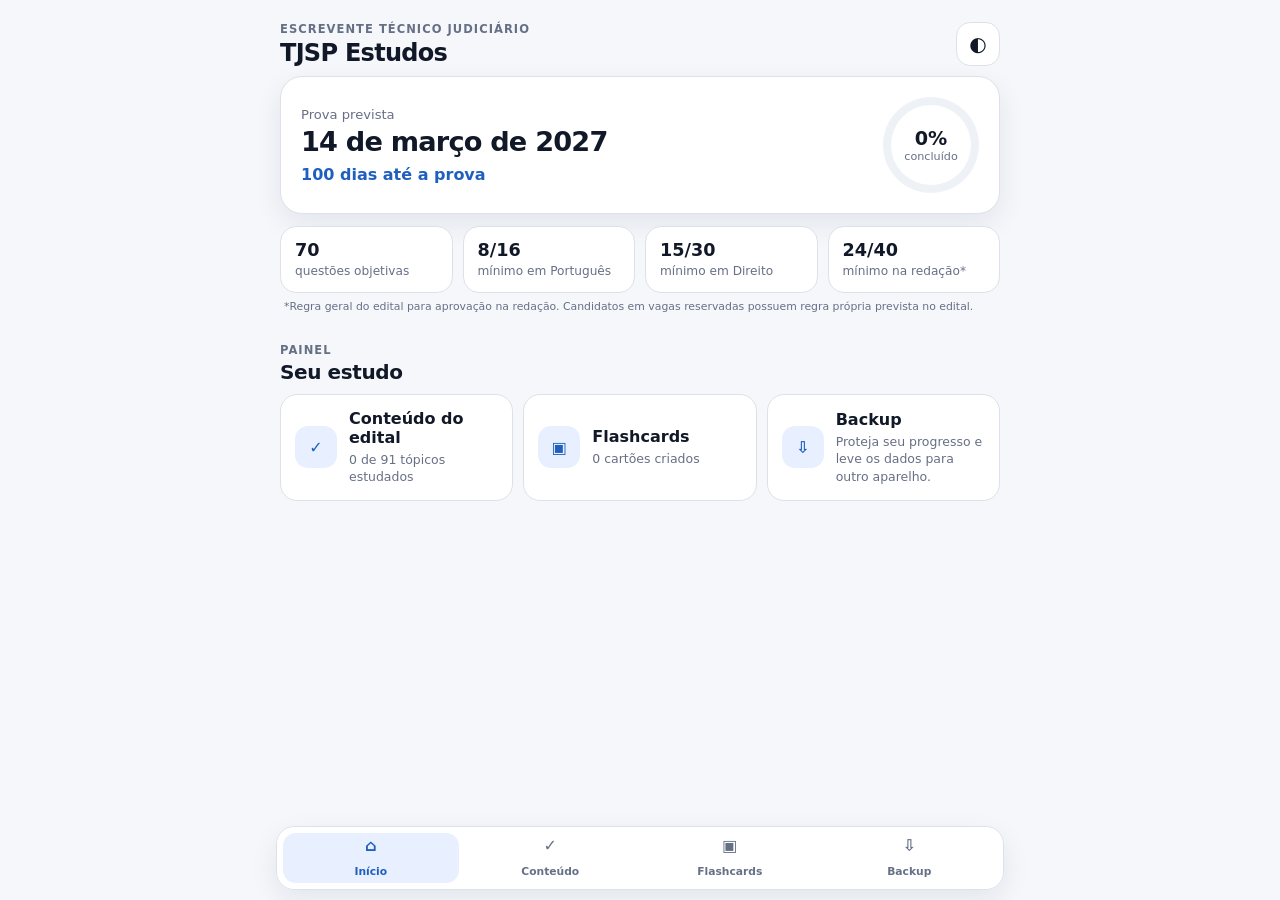
<file: index.html>
<!doctype html>
<html lang="pt-BR">
<head>
  <meta charset="utf-8" />
  <meta name="viewport" content="width=device-width, initial-scale=1, viewport-fit=cover" />
  <meta name="theme-color" content="#111827" />
  <meta name="description" content="Controle de estudos para o concurso TJSP - Escrevente Técnico Judiciário 2027." />
  <link rel="manifest" href="manifest.json" />
  <link rel="icon" href="icons/icon-192.png" />
  <link rel="apple-touch-icon" href="icons/icon-192.png" />
  <link rel="stylesheet" href="styles.css" />
  <title>TJSP Estudos</title>
</head>
<body data-page="home">
  <div class="app-shell">
    <header class="topbar">
      <div>
        <p class="eyebrow">ESCREVENTE TÉCNICO JUDICIÁRIO</p>
        <h1>TJSP Estudos</h1>
      </div>
      <button id="themeBtn" class="icon-btn" type="button" aria-label="Alternar tema" title="Alternar tema">◐</button>
    </header>
    <main>
      <section class="hero" aria-labelledby="heroTitle">
        <div class="hero-copy">
          <p id="heroTitle" class="hero-label">Prova prevista</p>
          <strong class="exam-date">14 de março de 2027</strong>
          <p id="countdown" class="countdown" aria-live="polite"></p>
        </div>
        <div class="progress-ring" id="progressRing" aria-label="Progresso geral">
          <div><strong id="overallPct">0%</strong><span>concluído</span></div>
        </div>
      </section>

      <section class="stats" aria-label="Resumo do concurso">
        <article><strong>70</strong><span>questões objetivas</span></article>
        <article><strong>8/16</strong><span>mínimo em Português</span></article>
        <article><strong>15/30</strong><span>mínimo em Direito</span></article>
        <article><strong>24/40</strong><span>mínimo na redação*</span></article>
      </section>
      <p class="fine-print">*Regra geral do edital para aprovação na redação. Candidatos em vagas reservadas possuem regra própria prevista no edital.</p>

      <section class="home-section">
        <div class="section-heading">
          <div><p class="eyebrow">PAINEL</p><h2>Seu estudo</h2></div>
        </div>
        <div class="home-grid">
          <a class="home-action-card" href="conteudo.html">
            <span class="home-action-icon">✓</span>
            <div><strong>Conteúdo do edital</strong><p id="homeTopicProgress">0 de 0 tópicos estudados</p></div>
            <span class="home-arrow">›</span>
          </a>
          <a class="home-action-card" href="flashcards.html">
            <span class="home-action-icon">▣</span>
            <div><strong>Flashcards</strong><p id="homeFlashcardCount">0 cartões criados</p></div>
            <span class="home-arrow">›</span>
          </a>
          <a class="home-action-card" href="backup.html">
            <span class="home-action-icon">⇩</span>
            <div><strong>Backup</strong><p>Proteja seu progresso e leve os dados para outro aparelho.</p></div>
            <span class="home-arrow">›</span>
          </a>
        </div>
      </section>
    </main>
<nav class="bottom-nav" aria-label="Navegação principal">
      <a href="index.html" class="nav-item active" aria-current="page"><span>⌂</span>Início</a>
      <a href="conteudo.html" class="nav-item"><span>✓</span>Conteúdo</a>
      <a href="flashcards.html" class="nav-item"><span>▣</span>Flashcards</a>
      <a href="backup.html" class="nav-item"><span>⇩</span>Backup</a>
    </nav>
  </div>
  <script src="app.js" defer></script>
</body>
</html>
</file>
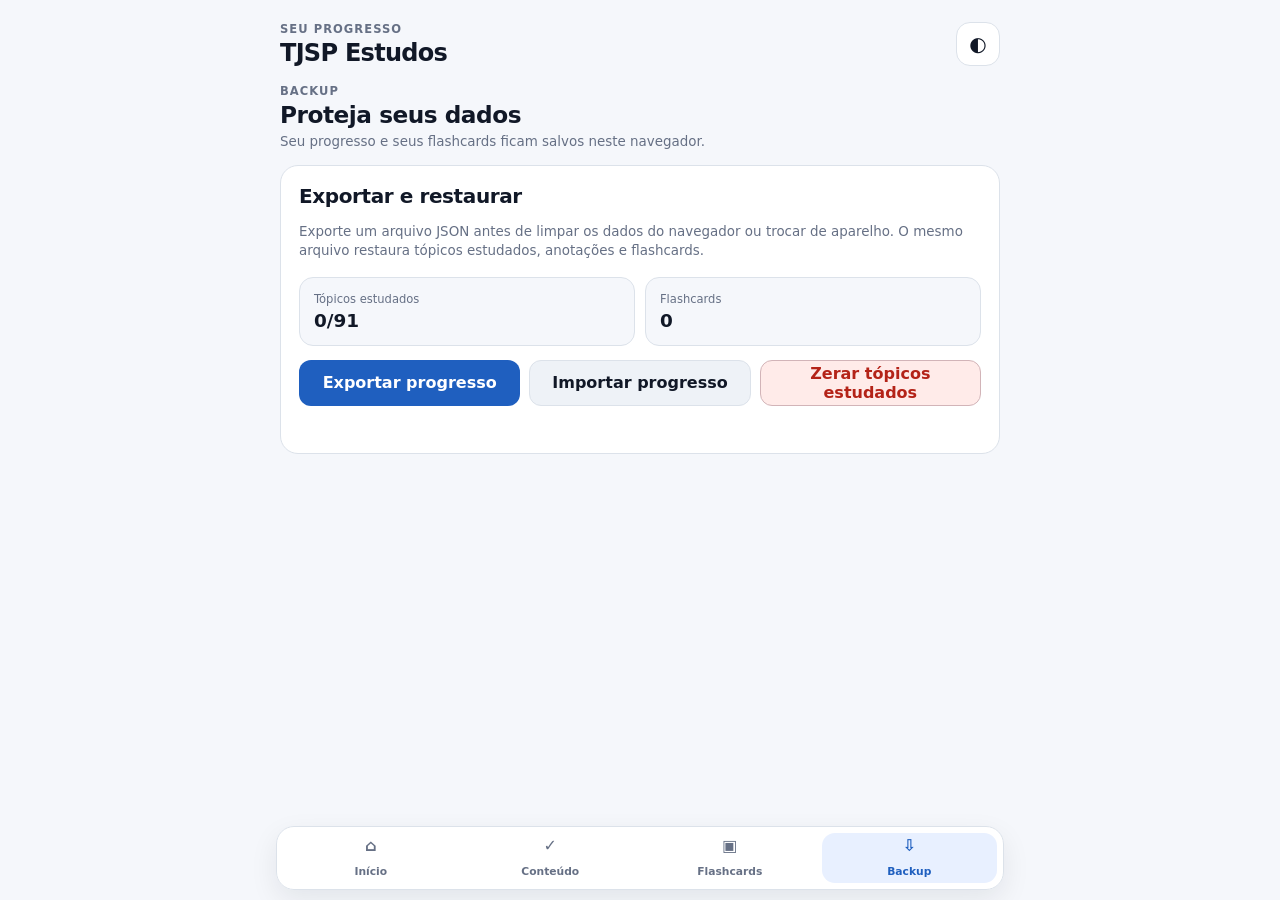
<file: backup.html>
<!doctype html>
<html lang="pt-BR">
<head>
  <meta charset="utf-8" />
  <meta name="viewport" content="width=device-width, initial-scale=1, viewport-fit=cover" />
  <meta name="theme-color" content="#111827" />
  <meta name="description" content="Controle de estudos para o concurso TJSP - Escrevente Técnico Judiciário 2027." />
  <link rel="manifest" href="manifest.json" />
  <link rel="icon" href="icons/icon-192.png" />
  <link rel="apple-touch-icon" href="icons/icon-192.png" />
  <link rel="stylesheet" href="styles.css" />
  <title>Backup — TJSP Estudos</title>
</head>
<body data-page="backup">
  <div class="app-shell">
    <header class="topbar">
      <div>
        <p class="eyebrow">SEU PROGRESSO</p>
        <h1>TJSP Estudos</h1>
      </div>
      <button id="themeBtn" class="icon-btn" type="button" aria-label="Alternar tema" title="Alternar tema">◐</button>
    </header>
    <main>
      <section class="page-intro">
        <div><p class="eyebrow">BACKUP</p><h2>Proteja seus dados</h2><p>Seu progresso e seus flashcards ficam salvos neste navegador.</p></div>
      </section>

      <section class="backup-panel backup-panel-page" aria-labelledby="backupTitle">
        <div>
          <h2 id="backupTitle">Exportar e restaurar</h2>
          <p>Exporte um arquivo JSON antes de limpar os dados do navegador ou trocar de aparelho. O mesmo arquivo restaura tópicos estudados, anotações e flashcards.</p>
        </div>
        <div class="backup-summary">
          <article><span>Tópicos estudados</span><strong id="backupTopicCount">0/0</strong></article>
          <article><span>Flashcards</span><strong id="backupFlashcardCount">0</strong></article>
        </div>
        <div class="backup-actions">
          <button id="exportBtn" class="btn primary" type="button">Exportar progresso</button>
          <label class="btn secondary file-btn">Importar progresso<input id="importInput" type="file" accept="application/json,.json" /></label>
          <button id="resetBtn" class="btn danger" type="button">Zerar tópicos estudados</button>
        </div>
        <p id="statusMessage" class="status-message" aria-live="polite"></p>
      </section>
    </main>
<nav class="bottom-nav" aria-label="Navegação principal">
      <a href="index.html" class="nav-item"><span>⌂</span>Início</a>
      <a href="conteudo.html" class="nav-item"><span>✓</span>Conteúdo</a>
      <a href="flashcards.html" class="nav-item"><span>▣</span>Flashcards</a>
      <a href="backup.html" class="nav-item active" aria-current="page"><span>⇩</span>Backup</a>
    </nav>
  </div>
  <script src="app.js" defer></script>
</body>
</html>
</file>
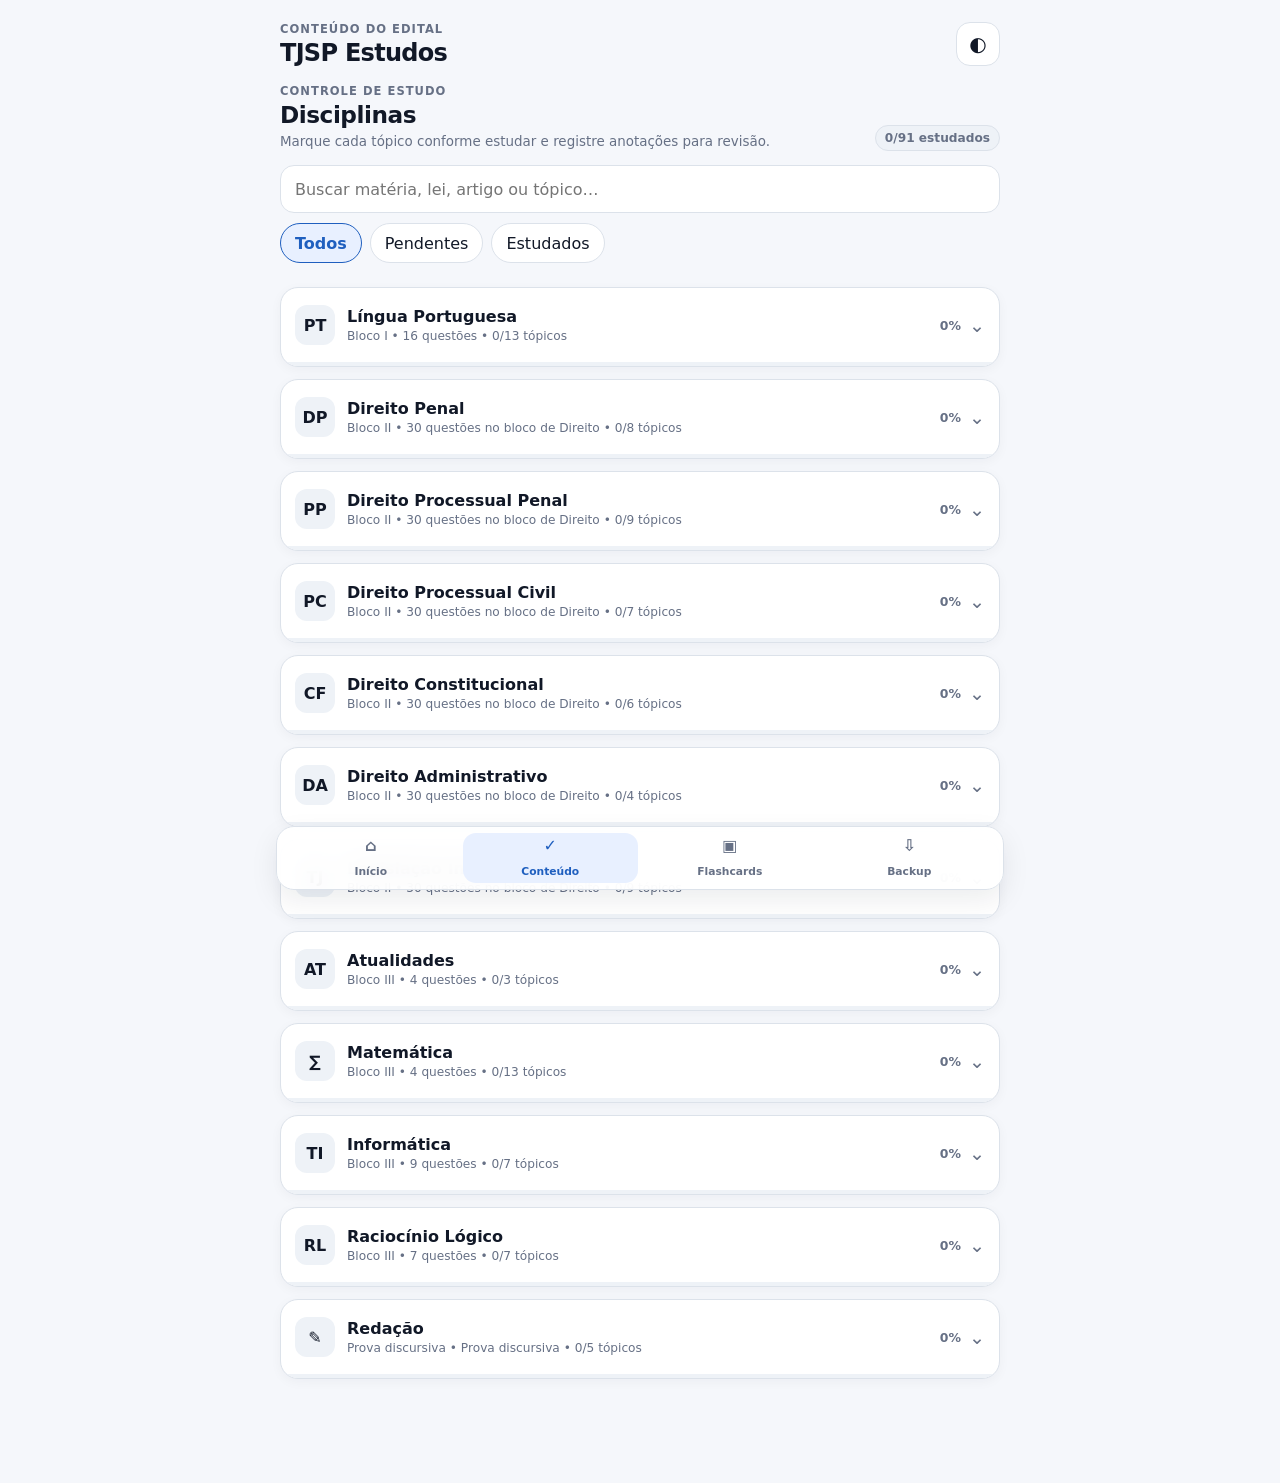
<file: conteudo.html>
<!doctype html>
<html lang="pt-BR">
<head>
  <meta charset="utf-8" />
  <meta name="viewport" content="width=device-width, initial-scale=1, viewport-fit=cover" />
  <meta name="theme-color" content="#111827" />
  <meta name="description" content="Controle de estudos para o concurso TJSP - Escrevente Técnico Judiciário 2027." />
  <link rel="manifest" href="manifest.json" />
  <link rel="icon" href="icons/icon-192.png" />
  <link rel="apple-touch-icon" href="icons/icon-192.png" />
  <link rel="stylesheet" href="styles.css" />
  <title>Conteúdo — TJSP Estudos</title>
</head>
<body data-page="content">
  <div class="app-shell">
    <header class="topbar">
      <div>
        <p class="eyebrow">CONTEÚDO DO EDITAL</p>
        <h1>TJSP Estudos</h1>
      </div>
      <button id="themeBtn" class="icon-btn" type="button" aria-label="Alternar tema" title="Alternar tema">◐</button>
    </header>
    <main>
      <section class="page-intro">
        <div><p class="eyebrow">CONTROLE DE ESTUDO</p><h2>Disciplinas</h2><p>Marque cada tópico conforme estudar e registre anotações para revisão.</p></div>
        <span id="topicCounter" class="counter-badge">0/0</span>
      </section>

      <section class="controls" aria-label="Controles de estudo">
        <label class="search-wrap">
          <span class="sr-only">Buscar conteúdo</span>
          <input id="searchInput" type="search" placeholder="Buscar matéria, lei, artigo ou tópico…" autocomplete="off" />
        </label>
        <div class="filter-row" role="group" aria-label="Filtrar tópicos">
          <button class="filter active" type="button" data-filter="all">Todos</button>
          <button class="filter" type="button" data-filter="pending">Pendentes</button>
          <button class="filter" type="button" data-filter="done">Estudados</button>
        </div>
      </section>

      <div id="subjectList" class="subject-list"></div>
    </main>
<nav class="bottom-nav" aria-label="Navegação principal">
      <a href="index.html" class="nav-item"><span>⌂</span>Início</a>
      <a href="conteudo.html" class="nav-item active" aria-current="page"><span>✓</span>Conteúdo</a>
      <a href="flashcards.html" class="nav-item"><span>▣</span>Flashcards</a>
      <a href="backup.html" class="nav-item"><span>⇩</span>Backup</a>
    </nav>
  </div>

  <template id="subjectTemplate">
    <article class="subject-card">
      <button class="subject-header" type="button" aria-expanded="false">
        <div class="subject-title-wrap"><div class="subject-icon" aria-hidden="true"></div><div><h3></h3><p class="subject-meta"></p></div></div>
        <div class="subject-progress-wrap"><strong class="subject-pct"></strong><span class="chevron">⌄</span></div>
      </button>
      <div class="progress-track" aria-hidden="true"><span></span></div>
      <div class="subject-body" hidden><div class="topic-list"></div></div>
    </article>
  </template>

  <template id="topicTemplate">
    <div class="topic-item">
      <label class="topic-check"><input type="checkbox" /><span class="custom-check" aria-hidden="true"></span><span class="topic-text"></span></label>
      <button class="note-toggle" type="button" aria-label="Adicionar ou editar anotação" title="Anotação">✎</button>
      <div class="note-box" hidden><label><span>Anotação pessoal</span><textarea rows="3" placeholder="Ex.: revisar questões da VUNESP, ponto de dificuldade, página da apostila…"></textarea></label></div>
    </div>
  </template>
  <script src="app.js" defer></script>
</body>
</html>
</file>
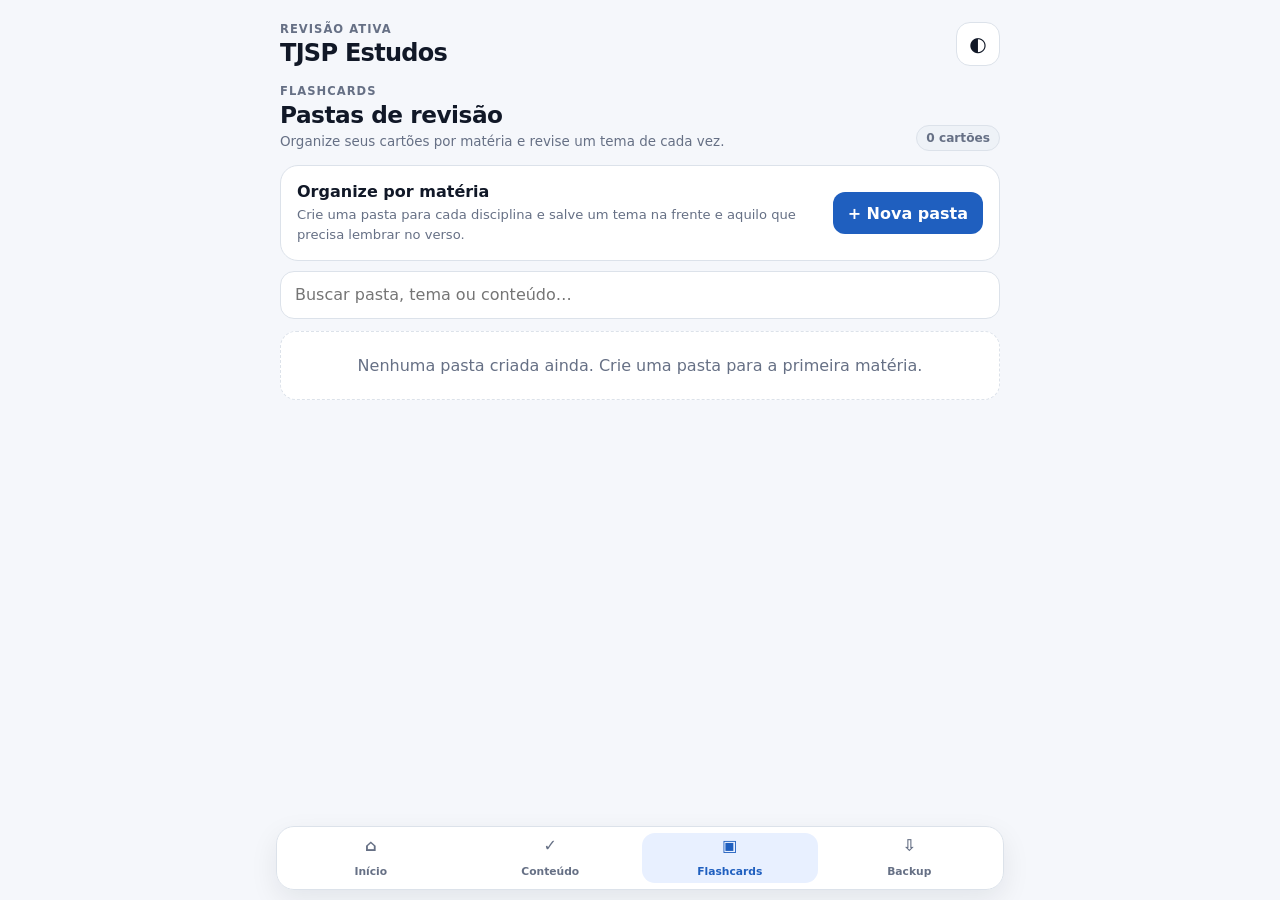
<file: flashcards.html>
<!doctype html>
<html lang="pt-BR">
<head>
  <meta charset="utf-8" />
  <meta name="viewport" content="width=device-width, initial-scale=1, viewport-fit=cover" />
  <meta name="theme-color" content="#111827" />
  <meta name="description" content="Controle de estudos para o concurso TJSP - Escrevente Técnico Judiciário 2027." />
  <link rel="manifest" href="manifest.json" />
  <link rel="icon" href="icons/icon-192.png" />
  <link rel="apple-touch-icon" href="icons/icon-192.png" />
  <link rel="stylesheet" href="styles.css" />
  <title>Flashcards — TJSP Estudos</title>
</head>
<body data-page="flashcards">
  <div class="app-shell">
    <header class="topbar">
      <div>
        <p class="eyebrow">REVISÃO ATIVA</p>
        <h1>TJSP Estudos</h1>
      </div>
      <button id="themeBtn" class="icon-btn" type="button" aria-label="Alternar tema" title="Alternar tema">◐</button>
    </header>
    <main>
      <section class="page-intro">
        <div><p class="eyebrow">FLASHCARDS</p><h2>Pastas de revisão</h2><p>Organize seus cartões por matéria e revise um tema de cada vez.</p></div>
        <span id="flashcardCounter" class="counter-badge">0 cartões</span>
      </section>

      <div class="flashcards-intro">
        <div><strong>Organize por matéria</strong><p>Crie uma pasta para cada disciplina e salve um tema na frente e aquilo que precisa lembrar no verso.</p></div>
        <button id="newFolderBtn" class="btn primary compact" type="button">+ Nova pasta</button>
      </div>

      <form id="folderForm" class="inline-form" hidden>
        <label><span>Matéria da pasta</span><input id="folderNameInput" type="text" maxlength="80" placeholder="Ex.: Direito Penal" required /></label>
        <div class="inline-form-actions"><button class="btn primary" type="submit">Criar pasta</button><button id="cancelFolderBtn" class="btn secondary" type="button">Cancelar</button></div>
      </form>

      <label class="search-wrap flashcard-search"><span class="sr-only">Buscar flashcards</span><input id="flashcardSearch" type="search" placeholder="Buscar pasta, tema ou conteúdo…" autocomplete="off" /></label>
      <div id="flashcardFolderList" class="flashcard-folder-list"></div>
    </main>
<nav class="bottom-nav" aria-label="Navegação principal">
      <a href="index.html" class="nav-item"><span>⌂</span>Início</a>
      <a href="conteudo.html" class="nav-item"><span>✓</span>Conteúdo</a>
      <a href="flashcards.html" class="nav-item active" aria-current="page"><span>▣</span>Flashcards</a>
      <a href="backup.html" class="nav-item"><span>⇩</span>Backup</a>
    </nav>
  </div>

  <div id="reviewOverlay" class="review-overlay" hidden role="dialog" aria-modal="true" aria-labelledby="reviewFolderName">
    <div id="reviewPanel" class="review-panel review-panel-full" aria-live="polite">
      <div class="review-topline">
        <div><p class="eyebrow">MODO REVISÃO</p><h2 id="reviewFolderName"></h2></div>
        <button id="closeReviewBtn" class="review-close" type="button" aria-label="Fechar revisão">×</button>
      </div>
      <div class="review-progress-line"><p id="reviewPosition" class="review-position"></p><span>Toque no cartão para revelar</span></div>
      <div class="review-card-area">
        <button id="reviewCard" class="study-card study-card-full" type="button" aria-label="Virar flashcard">
          <span id="reviewSideLabel" class="study-card-label">TEMA</span>
          <strong id="reviewCardText"></strong>
          <small>Toque para virar</small>
        </button>
      </div>
      <div class="review-actions review-actions-full">
        <button id="prevReviewBtn" class="btn secondary" type="button">← Anterior</button>
        <button id="shuffleReviewBtn" class="btn secondary" type="button">Embaralhar</button>
        <button id="nextReviewBtn" class="btn primary" type="button">Próximo →</button>
      </div>
    </div>
  </div>

  <script src="app.js" defer></script>
</body>
</html>
</file>
<file: styles.css>
:root {
  --bg: #f5f7fb;
  --surface: #ffffff;
  --surface-2: #eef2f7;
  --text: #111827;
  --muted: #667085;
  --border: #dce2ea;
  --accent: #1f5fbf;
  --accent-soft: #e8f0ff;
  --success: #18794e;
  --success-soft: #e8f6ef;
  --danger: #b42318;
  --danger-soft: #ffebe9;
  --shadow: 0 10px 28px rgba(15, 23, 42, .08);
}

[data-theme="dark"] {
  --bg: #0f172a;
  --surface: #172033;
  --surface-2: #202b41;
  --text: #f8fafc;
  --muted: #aab6c8;
  --border: #33415b;
  --accent: #7db2ff;
  --accent-soft: #1d3558;
  --success: #64d6a3;
  --success-soft: #173b31;
  --danger: #ff8b82;
  --danger-soft: #4c2525;
  --shadow: 0 14px 36px rgba(0, 0, 0, .25);
}

* { box-sizing: border-box; }
html { scroll-behavior: smooth; }
body {
  margin: 0;
  background: var(--bg);
  color: var(--text);
  font-family: Inter, ui-sans-serif, system-ui, -apple-system, BlinkMacSystemFont, "Segoe UI", sans-serif;
  -webkit-font-smoothing: antialiased;
}
button, input, textarea { font: inherit; }
button { color: inherit; }

.app-shell { width: min(100%, 760px); margin: 0 auto; padding: 0 16px 104px; }
.topbar {
  min-height: 76px;
  display: flex;
  align-items: center;
  justify-content: space-between;
  gap: 16px;
  padding-top: max(12px, env(safe-area-inset-top));
}
.eyebrow { margin: 0 0 3px; color: var(--muted); font-size: .72rem; font-weight: 800; letter-spacing: .09em; }
h1, h2, h3, p { overflow-wrap: anywhere; }
h1 { margin: 0; font-size: 1.5rem; letter-spacing: -.03em; }
h2 { margin: 0; font-size: 1.25rem; letter-spacing: -.02em; }
h3 { margin: 0; font-size: 1rem; }
.icon-btn {
  width: 44px; height: 44px; border-radius: 14px; border: 1px solid var(--border);
  background: var(--surface); cursor: pointer; font-size: 1.25rem;
}

.hero {
  display: grid;
  grid-template-columns: 1fr auto;
  align-items: center;
  gap: 20px;
  background: var(--surface);
  border: 1px solid var(--border);
  border-radius: 22px;
  padding: 20px;
  box-shadow: var(--shadow);
}
.hero-label { margin: 0 0 4px; color: var(--muted); font-size: .82rem; }
.exam-date { display: block; font-size: clamp(1.25rem, 5vw, 1.7rem); letter-spacing: -.03em; }
.countdown { margin: 8px 0 0; color: var(--accent); font-weight: 700; }
.progress-ring {
  --progress: 0deg;
  width: 96px; aspect-ratio: 1; border-radius: 50%;
  display: grid; place-items: center;
  background: conic-gradient(var(--accent) var(--progress), var(--surface-2) 0);
  position: relative;
}
.progress-ring::after { content: ""; position: absolute; inset: 8px; border-radius: 50%; background: var(--surface); }
.progress-ring > div { position: relative; z-index: 1; display: grid; text-align: center; }
.progress-ring strong { font-size: 1.2rem; }
.progress-ring span { color: var(--muted); font-size: .7rem; }

.stats { display: grid; grid-template-columns: repeat(2, minmax(0, 1fr)); gap: 10px; margin: 12px 0 0; }
.stats article { background: var(--surface); border: 1px solid var(--border); border-radius: 16px; padding: 13px 14px; }
.stats strong { display: block; font-size: 1.1rem; }
.stats span { color: var(--muted); font-size: .76rem; line-height: 1.25; }
.fine-print { margin: 7px 4px 18px; color: var(--muted); font-size: .68rem; line-height: 1.35; }

.controls { display: grid; gap: 10px; margin: 8px 0 22px; }
.search-wrap input {
  width: 100%; min-height: 48px; border: 1px solid var(--border); border-radius: 14px;
  background: var(--surface); color: var(--text); padding: 0 14px; outline: none;
}
.search-wrap input:focus { border-color: var(--accent); box-shadow: 0 0 0 3px var(--accent-soft); }
.filter-row { display: flex; gap: 8px; overflow-x: auto; padding-bottom: 2px; }
.filter { min-height: 40px; padding: 0 14px; border-radius: 999px; border: 1px solid var(--border); background: var(--surface); cursor: pointer; white-space: nowrap; }
.filter.active { background: var(--accent-soft); color: var(--accent); border-color: var(--accent); font-weight: 750; }

.section-heading { display: flex; align-items: end; justify-content: space-between; margin-bottom: 10px; }
.counter-badge { background: var(--surface-2); border: 1px solid var(--border); padding: 5px 9px; border-radius: 999px; color: var(--muted); font-size: .76rem; font-weight: 750; }
.subject-list { display: grid; gap: 12px; }
.subject-card { background: var(--surface); border: 1px solid var(--border); border-radius: 18px; overflow: clip; box-shadow: 0 3px 12px rgba(15, 23, 42, .04); }
.subject-header { width: 100%; border: 0; background: transparent; min-height: 74px; padding: 14px; display: flex; align-items: center; justify-content: space-between; gap: 12px; text-align: left; cursor: pointer; }
.subject-title-wrap { display: flex; gap: 12px; align-items: center; min-width: 0; }
.subject-icon { width: 40px; height: 40px; border-radius: 12px; display: grid; place-items: center; flex: none; background: var(--surface-2); font-weight: 800; }
.subject-meta { margin: 3px 0 0; color: var(--muted); font-size: .76rem; }
.subject-progress-wrap { display: flex; align-items: center; gap: 8px; flex: none; }
.subject-pct { color: var(--muted); font-size: .78rem; }
.chevron { transition: transform .2s ease; color: var(--muted); font-size: 1.2rem; }
.subject-header[aria-expanded="true"] .chevron { transform: rotate(180deg); }
.progress-track { height: 4px; background: var(--surface-2); }
.progress-track span { display: block; height: 100%; width: 0%; background: var(--accent); transition: width .25s ease; }
.subject-body { border-top: 1px solid var(--border); }
.topic-list { display: grid; }
.topic-item { position: relative; border-bottom: 1px solid var(--border); }
.topic-item:last-child { border-bottom: 0; }
.topic-check { min-height: 58px; display: flex; align-items: flex-start; gap: 11px; padding: 13px 50px 13px 14px; cursor: pointer; }
.topic-check input { position: absolute; opacity: 0; pointer-events: none; }
.custom-check { width: 22px; height: 22px; flex: none; margin-top: 1px; border: 2px solid var(--border); border-radius: 7px; display: grid; place-items: center; background: var(--surface); transition: .15s ease; }
.topic-check input:checked + .custom-check { background: var(--success); border-color: var(--success); }
.topic-check input:checked + .custom-check::after { content: "✓"; color: #fff; font-size: .8rem; font-weight: 900; }
.topic-check input:focus-visible + .custom-check { outline: 3px solid var(--accent-soft); border-color: var(--accent); }
.topic-text { line-height: 1.42; font-size: .88rem; }
.topic-item.is-done .topic-text { color: var(--muted); text-decoration: line-through; text-decoration-thickness: 1px; }
.note-toggle { position: absolute; top: 9px; right: 8px; width: 40px; height: 40px; border: 0; border-radius: 11px; background: transparent; color: var(--muted); cursor: pointer; }
.note-toggle.has-note { color: var(--accent); background: var(--accent-soft); }
.note-box { padding: 0 14px 14px 47px; }
.note-box label { display: grid; gap: 6px; color: var(--muted); font-size: .72rem; font-weight: 700; }
.note-box textarea { width: 100%; resize: vertical; min-height: 76px; border: 1px solid var(--border); border-radius: 12px; padding: 10px; color: var(--text); background: var(--bg); outline: none; font-size: .86rem; }
.note-box textarea:focus { border-color: var(--accent); box-shadow: 0 0 0 3px var(--accent-soft); }
.empty-state { padding: 24px 16px; text-align: center; color: var(--muted); border: 1px dashed var(--border); border-radius: 16px; background: var(--surface); }

.backup-panel { margin-top: 26px; background: var(--surface); border: 1px solid var(--border); border-radius: 18px; padding: 18px; }
.backup-panel p { color: var(--muted); font-size: .84rem; line-height: 1.45; }
.backup-actions { display: grid; gap: 9px; margin-top: 14px; }
.btn { min-height: 46px; border-radius: 12px; padding: 0 14px; display: flex; align-items: center; justify-content: center; border: 1px solid transparent; cursor: pointer; font-weight: 750; }
.btn.primary { background: var(--accent); color: #fff; }
.btn.secondary { background: var(--surface-2); border-color: var(--border); }
.btn.danger { background: var(--danger-soft); color: var(--danger); border-color: color-mix(in srgb, var(--danger) 24%, var(--border)); }
.file-btn input { position: absolute; width: 1px; height: 1px; opacity: 0; pointer-events: none; }
.status-message { min-height: 1.2em; margin-bottom: 0 !important; }

.bottom-nav {
  position: fixed;
  left: 50%; bottom: max(10px, env(safe-area-inset-bottom)); transform: translateX(-50%);
  width: min(calc(100% - 24px), 728px);
  display: grid; grid-template-columns: repeat(4, 1fr); gap: 4px;
  padding: 6px; border-radius: 18px; border: 1px solid var(--border); background: color-mix(in srgb, var(--surface) 92%, transparent);
  backdrop-filter: blur(14px); box-shadow: var(--shadow); z-index: 20;
}
.nav-item { min-height: 50px; border: 0; border-radius: 13px; background: transparent; color: var(--muted); cursor: pointer; display: grid; place-items: center; gap: 1px; font-size: .67rem; font-weight: 700; }
.nav-item span { font-size: 1rem; line-height: 1; }
.nav-item.active { background: var(--accent-soft); color: var(--accent); }
.sr-only { position: absolute !important; width: 1px !important; height: 1px !important; padding: 0 !important; margin: -1px !important; overflow: hidden !important; clip: rect(0,0,0,0) !important; white-space: nowrap !important; border: 0 !important; }

@media (min-width: 640px) {
  .app-shell { padding-inline: 20px; }
  .stats { grid-template-columns: repeat(4, minmax(0, 1fr)); }
  .backup-actions { grid-template-columns: repeat(3, minmax(0, 1fr)); }
}

@media (prefers-reduced-motion: reduce) {
  *, *::before, *::after { scroll-behavior: auto !important; transition: none !important; }
}


/* Flashcards */
.flashcards-section { margin-top: 28px; scroll-margin-top: 18px; }
.flashcards-heading { margin-bottom: 10px; }
.flashcards-intro {
  display: flex; align-items: center; justify-content: space-between; gap: 14px;
  background: var(--surface); border: 1px solid var(--border); border-radius: 18px; padding: 16px;
}
.flashcards-intro strong { display: block; margin-bottom: 4px; }
.flashcards-intro p { margin: 0; color: var(--muted); font-size: .82rem; line-height: 1.45; }
.btn.compact { min-height: 42px; white-space: nowrap; flex: none; }
.inline-form {
  margin-top: 10px; background: var(--surface); border: 1px solid var(--border); border-radius: 16px; padding: 14px;
}
.inline-form label { display: grid; gap: 6px; color: var(--muted); font-size: .74rem; font-weight: 750; }
.inline-form input, .inline-form textarea {
  width: 100%; border: 1px solid var(--border); border-radius: 12px; background: var(--bg); color: var(--text);
  padding: 11px 12px; outline: none; font-size: .9rem;
}
.inline-form input { min-height: 46px; }
.inline-form textarea { min-height: 96px; resize: vertical; line-height: 1.4; }
.inline-form input:focus, .inline-form textarea:focus { border-color: var(--accent); box-shadow: 0 0 0 3px var(--accent-soft); }
.inline-form-actions { display: grid; grid-template-columns: 1fr 1fr; gap: 8px; margin-top: 10px; }
.flashcard-search { display: block; margin-top: 10px; }
.flashcard-folder-list { display: grid; gap: 12px; margin-top: 12px; }
.flash-folder { background: var(--surface); border: 1px solid var(--border); border-radius: 18px; overflow: hidden; }
.flash-folder-header {
  width: 100%; min-height: 70px; padding: 13px 14px; border: 0; background: transparent; cursor: pointer;
  display: flex; align-items: center; justify-content: space-between; gap: 12px; text-align: left;
}
.flash-folder-title { display: flex; align-items: center; gap: 11px; min-width: 0; }
.flash-folder-icon { width: 40px; height: 40px; border-radius: 12px; display: grid; place-items: center; background: var(--accent-soft); color: var(--accent); font-weight: 900; flex: none; }
.flash-folder-title h3 { margin: 0; }
.flash-folder-title p { margin: 3px 0 0; color: var(--muted); font-size: .75rem; }
.flash-folder-header .chevron { flex: none; }
.flash-folder-header[aria-expanded="true"] .chevron { transform: rotate(180deg); }
.flash-folder-body { border-top: 1px solid var(--border); padding: 12px; }
.folder-actions { display: grid; grid-template-columns: 1.2fr repeat(2, 1fr); gap: 7px; margin-bottom: 10px; }
.folder-actions .btn { min-height: 40px; font-size: .78rem; padding-inline: 8px; }
.flashcard-grid { display: grid; gap: 10px; }
.flashcard-entry { border: 1px solid var(--border); border-radius: 15px; background: var(--bg); overflow: hidden; }
.flashcard-flip {
  width: 100%; min-height: 136px; border: 0; background: transparent; color: var(--text); padding: 16px;
  text-align: left; cursor: pointer; display: grid; align-content: center; gap: 8px;
}
.flashcard-kicker { color: var(--accent); font-size: .68rem; letter-spacing: .08em; font-weight: 850; }
.flashcard-content { white-space: pre-wrap; line-height: 1.45; font-size: .95rem; }
.flashcard-flip small { color: var(--muted); font-size: .67rem; margin-top: 3px; }
.flashcard-entry.is-flipped .flashcard-flip { background: var(--accent-soft); }
.flashcard-entry.is-flipped .flashcard-kicker { color: var(--success); }
.flashcard-item-actions { display: grid; grid-template-columns: 1fr 1fr; gap: 6px; padding: 0 9px 9px; }
.flashcard-item-actions button { min-height: 38px; border-radius: 10px; border: 1px solid var(--border); background: var(--surface); cursor: pointer; color: var(--muted); font-size: .76rem; font-weight: 700; }
.add-card-btn { width: 100%; margin-top: 10px; min-height: 44px; border: 1px dashed var(--border); border-radius: 12px; background: transparent; color: var(--accent); font-weight: 750; cursor: pointer; }
.card-form { margin-top: 10px; background: var(--surface-2); border-radius: 14px; padding: 12px; }
.card-form .inline-form-actions { margin-bottom: 0; }
.folder-empty { color: var(--muted); text-align: center; padding: 20px 10px 8px; font-size: .82rem; }
.review-panel { margin: 12px 0; background: var(--surface); border: 1px solid var(--accent); border-radius: 18px; padding: 14px; }
.review-topline { display: flex; align-items: center; justify-content: space-between; gap: 12px; }
.icon-btn.small { width: 38px; height: 38px; border-radius: 12px; }
.review-position { color: var(--muted); font-size: .76rem; margin: 8px 0 10px; }
.study-card {
  width: 100%; min-height: 230px; border: 1px solid var(--border); border-radius: 18px; background: var(--bg); color: var(--text);
  padding: 22px; cursor: pointer; display: grid; place-items: center; align-content: center; gap: 12px; text-align: center;
}
.study-card.is-flipped { background: var(--accent-soft); border-color: var(--accent); }
.study-card-label { color: var(--accent); font-size: .7rem; letter-spacing: .1em; font-weight: 900; }
.study-card strong { white-space: pre-wrap; font-size: 1.05rem; line-height: 1.5; }
.study-card small { color: var(--muted); }
.review-actions { display: grid; grid-template-columns: 1fr 1fr 1fr; gap: 7px; margin-top: 10px; }
.review-actions .btn { padding-inline: 8px; font-size: .76rem; }

@media (max-width: 430px) {
  .flashcards-intro { align-items: stretch; flex-direction: column; }
  .btn.compact { width: 100%; }
  .folder-actions { grid-template-columns: 1fr 1fr; }
  .folder-actions .study-folder-btn { grid-column: 1 / -1; }
  .review-actions { grid-template-columns: 1fr 1fr; }
  .review-actions #nextReviewBtn { grid-column: 1 / -1; }
}

.btn:disabled, button:disabled { opacity: .5; cursor: not-allowed; }


/* v3 — páginas separadas */
body.review-open { overflow: hidden; }
main { min-height: 55vh; }
.page-intro { display:flex; align-items:flex-end; justify-content:space-between; gap:14px; margin:8px 0 14px; }
.page-intro h2 { margin:2px 0 4px; font-size:1.45rem; }
.page-intro p:not(.eyebrow) { margin:0; color:var(--muted); font-size:.84rem; line-height:1.45; max-width:560px; }
.home-section { margin-top:28px; }
.home-grid { display:grid; gap:10px; }
.home-action-card { min-height:84px; display:grid; grid-template-columns:auto 1fr auto; align-items:center; gap:12px; padding:14px; border:1px solid var(--border); border-radius:17px; background:var(--surface); color:var(--text); text-decoration:none; }
.home-action-icon { width:42px; height:42px; border-radius:13px; display:grid; place-items:center; background:var(--accent-soft); color:var(--accent); font-weight:900; }
.home-action-card strong { display:block; }
.home-action-card p { margin:4px 0 0; color:var(--muted); font-size:.78rem; line-height:1.4; }
.home-arrow { color:var(--muted); font-size:1.5rem; }
.nav-item { text-decoration:none; }
.form-gap { margin-top:10px; }
.backup-panel-page { margin-top:0; }
.backup-summary { display:grid; grid-template-columns:1fr 1fr; gap:10px; margin:16px 0 4px; }
.backup-summary article { padding:14px; border:1px solid var(--border); border-radius:14px; background:var(--bg); }
.backup-summary span { display:block; color:var(--muted); font-size:.72rem; margin-bottom:4px; }
.backup-summary strong { font-size:1.15rem; }

/* revisão em tela cheia */
.review-overlay { position:fixed; inset:0; z-index:100; padding:max(16px, env(safe-area-inset-top)) 14px max(16px, env(safe-area-inset-bottom)); background:rgba(5,10,20,.72); backdrop-filter:blur(10px); -webkit-backdrop-filter:blur(10px); overflow:auto; }
.review-overlay[hidden] { display:none !important; }
.review-panel-full { width:min(720px,100%); min-height:calc(100% - 2px); margin:0 auto; border:1px solid color-mix(in srgb,var(--accent) 45%,var(--border)); border-radius:24px; padding:18px; background:var(--surface); display:flex; flex-direction:column; box-shadow:0 24px 80px rgba(0,0,0,.28); }
.review-topline h2 { margin:2px 0 0; font-size:1.28rem; }
.review-close { width:46px; height:46px; border:1px solid var(--border); border-radius:14px; background:var(--surface-2); color:var(--text); font-size:1.8rem; line-height:1; cursor:pointer; flex:none; }
.review-progress-line { display:flex; justify-content:space-between; gap:12px; align-items:center; margin:14px 0; color:var(--muted); font-size:.75rem; }
.review-progress-line p { margin:0; }
.review-card-area { flex:1; display:grid; place-items:center; padding:8px 0 16px; }
.study-card-full { min-height:360px; max-height:620px; width:min(100%,620px); padding:28px; }
.study-card-full strong { font-size:clamp(1.15rem,4vw,1.65rem); line-height:1.5; }
.review-actions-full { margin-top:auto; }

@media (min-width:640px) {
  .home-grid { grid-template-columns:repeat(3,minmax(0,1fr)); }
  .home-action-card { grid-template-columns:auto 1fr; align-content:center; }
  .home-arrow { display:none; }
}
@media (max-width:430px) {
  .page-intro { align-items:flex-start; flex-direction:column; }
  .page-intro .counter-badge { align-self:flex-start; }
  .review-overlay { padding:0; }
  .review-panel-full { min-height:100%; border-radius:0; border:0; padding:18px 14px max(18px, env(safe-area-inset-bottom)); }
  .study-card-full { min-height:330px; }
  .review-progress-line span { display:none; }
}
</file>
